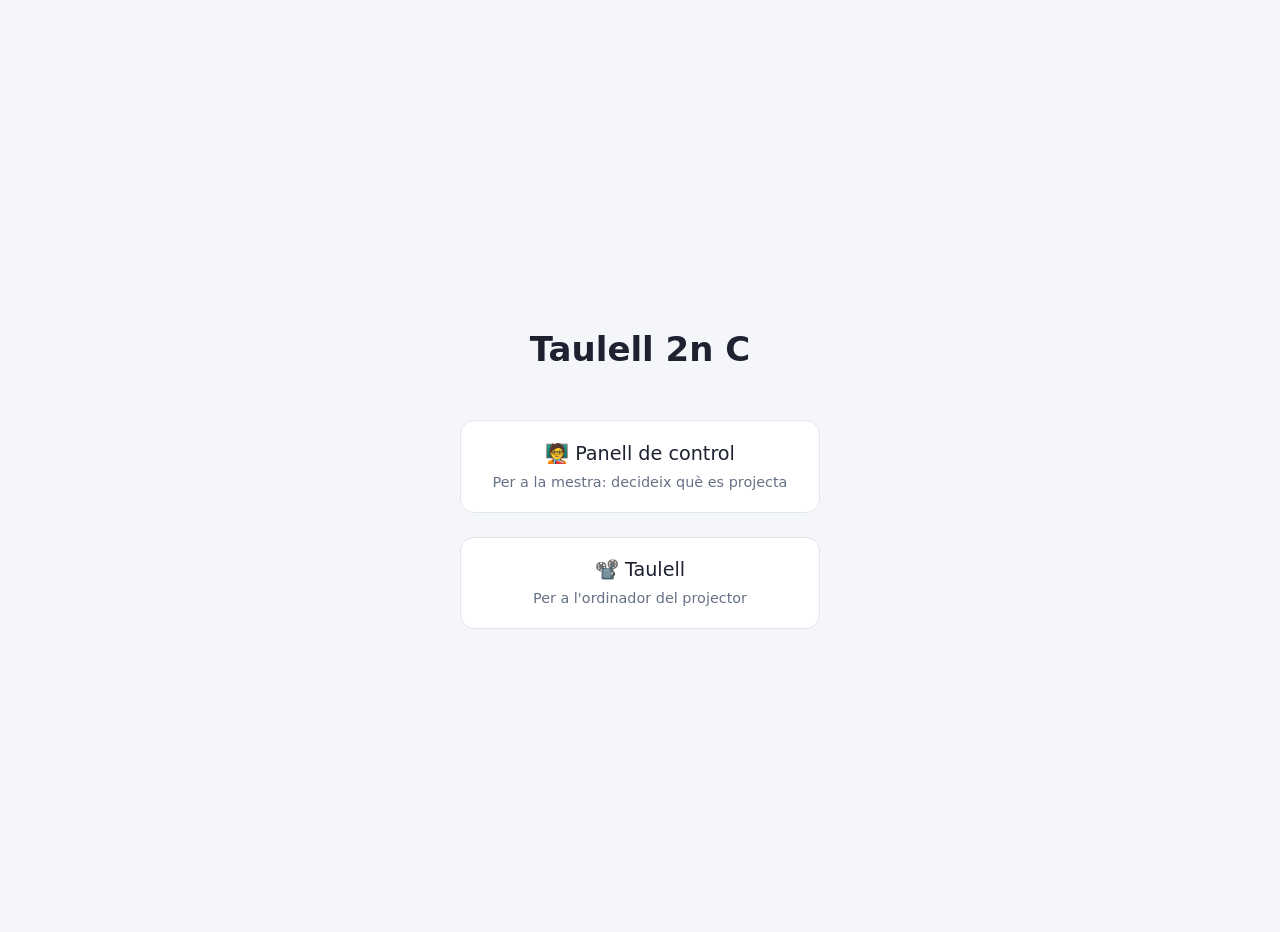
<file: index.html>
<!doctype html>
<html lang="ca">
<head>
  <meta charset="utf-8">
  <meta name="viewport" content="width=device-width, initial-scale=1">
  <link rel="manifest" href="manifest-panell.webmanifest">
  <meta name="theme-color" content="#2f6fed">
  <link rel="icon" href="icons/icon.svg" type="image/svg+xml">
  <link rel="icon" href="icons/favicon-32.png" sizes="32x32" type="image/png">
  <link rel="apple-touch-icon" href="icons/apple-touch-icon.png">
  <meta name="apple-mobile-web-app-capable" content="yes">
  <title>Taulell 2n C</title>
  <style>
    body { margin: 0; min-height: 100vh; display: grid; place-content: center; gap: 1.5rem; padding: 1rem;
      font: 17px/1.4 system-ui, sans-serif; background: #f5f6fa; color: #1d2130; text-align: center; }
    a { display: block; padding: 1.2rem 2rem; border-radius: 14px; background: #fff; border: 1px solid #e2e5ee;
      color: inherit; text-decoration: none; font-size: 1.2rem; }
    a:hover { border-color: #2f6fed; }
    small { display: block; color: #667085; font-size: 0.9rem; margin-top: 0.3rem; }
  </style>
</head>
<body>
  <h1>Taulell 2n C</h1>
  <a href="admin.html">🧑‍🏫 Panell de control<small>Per a la mestra: decideix què es projecta</small></a>
  <a href="taulell.html">📽️ Taulell<small>Per a l'ordinador del projector</small></a>
  <script src="js/pwa.js"></script>
</body>
</html>
</file>
